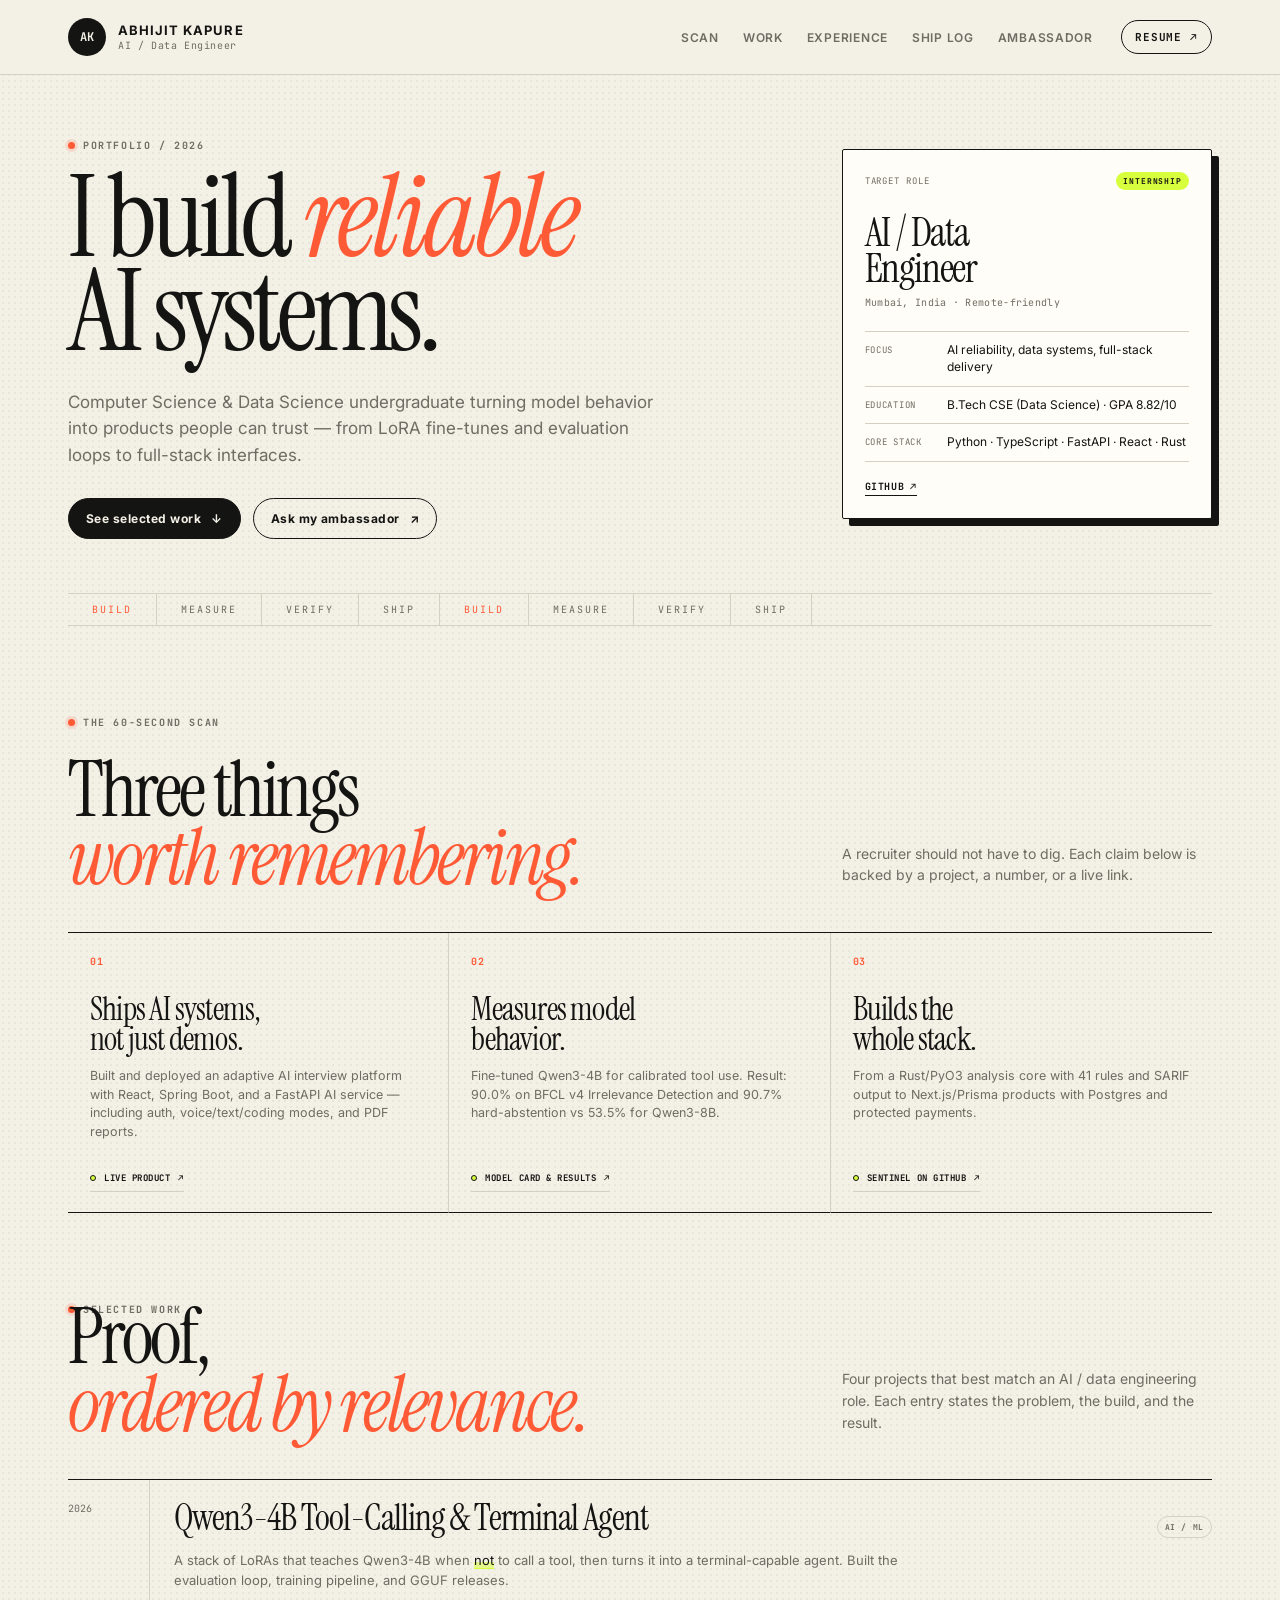
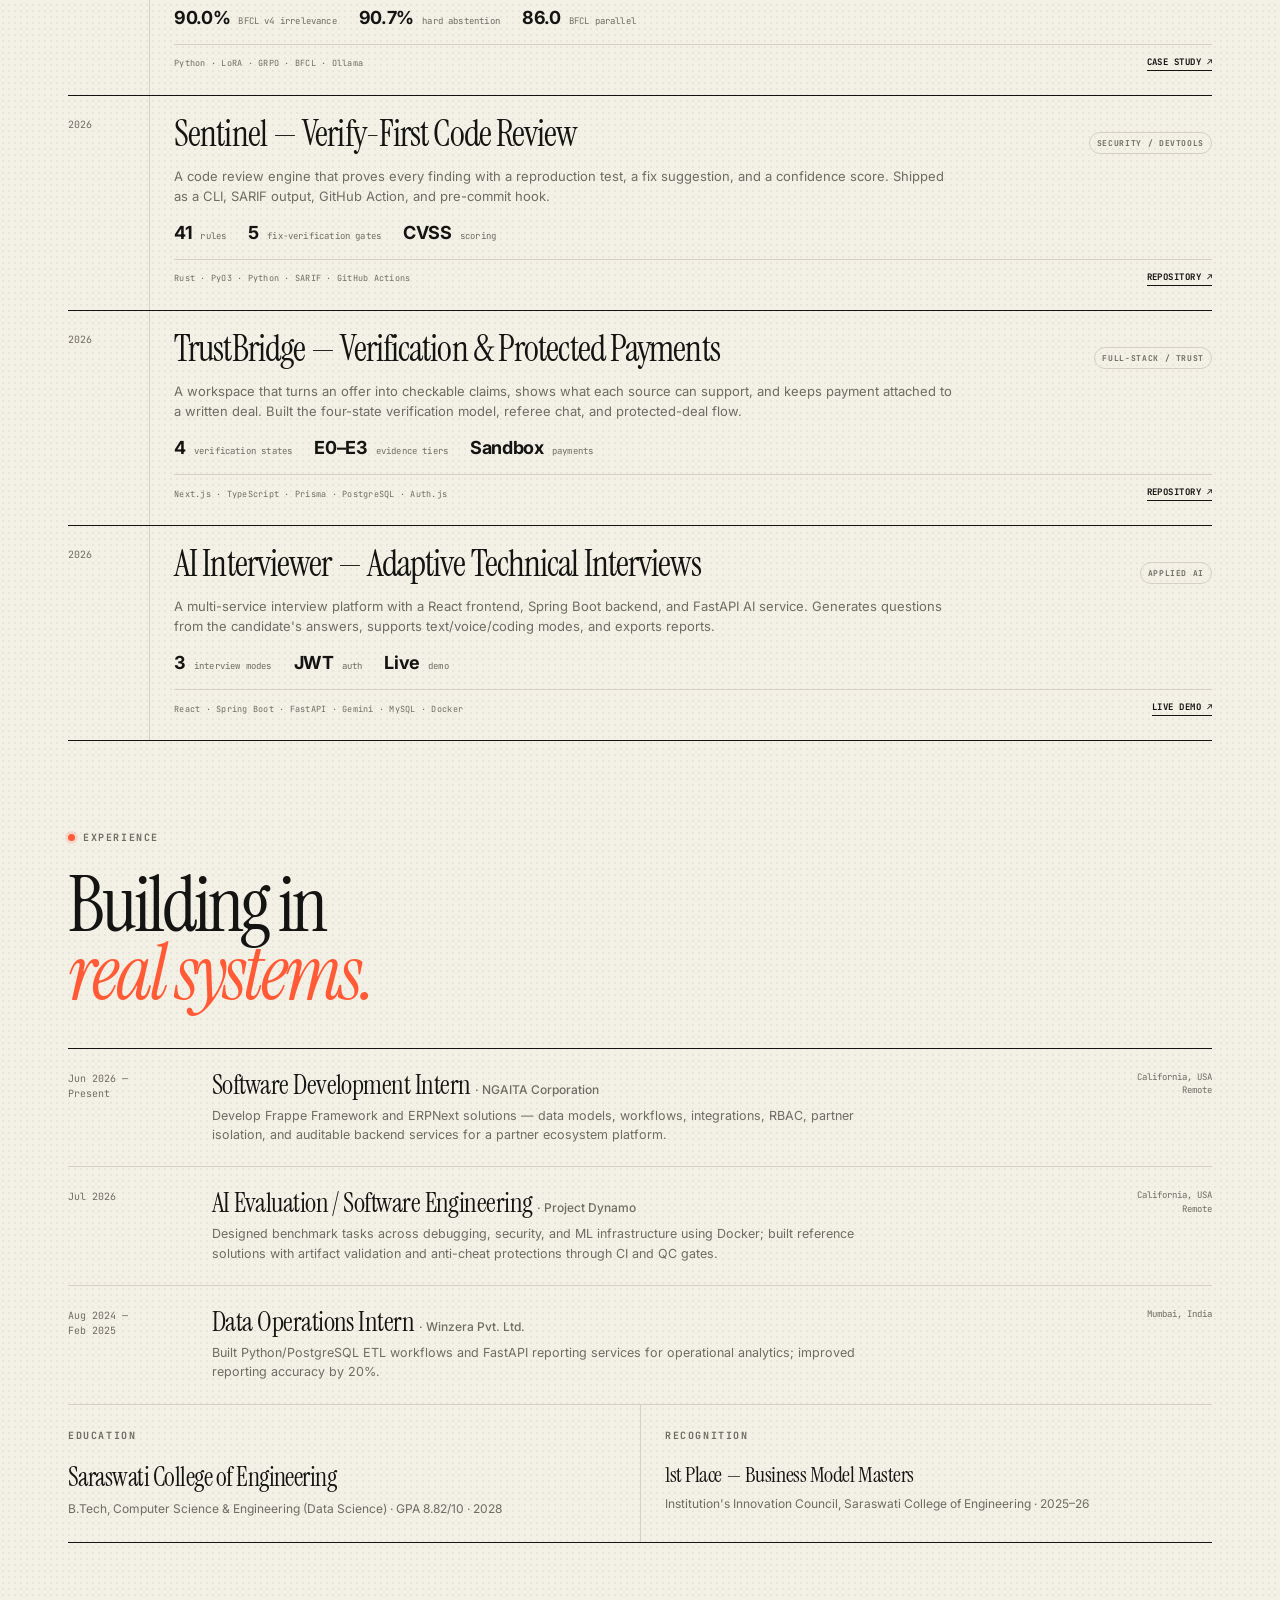
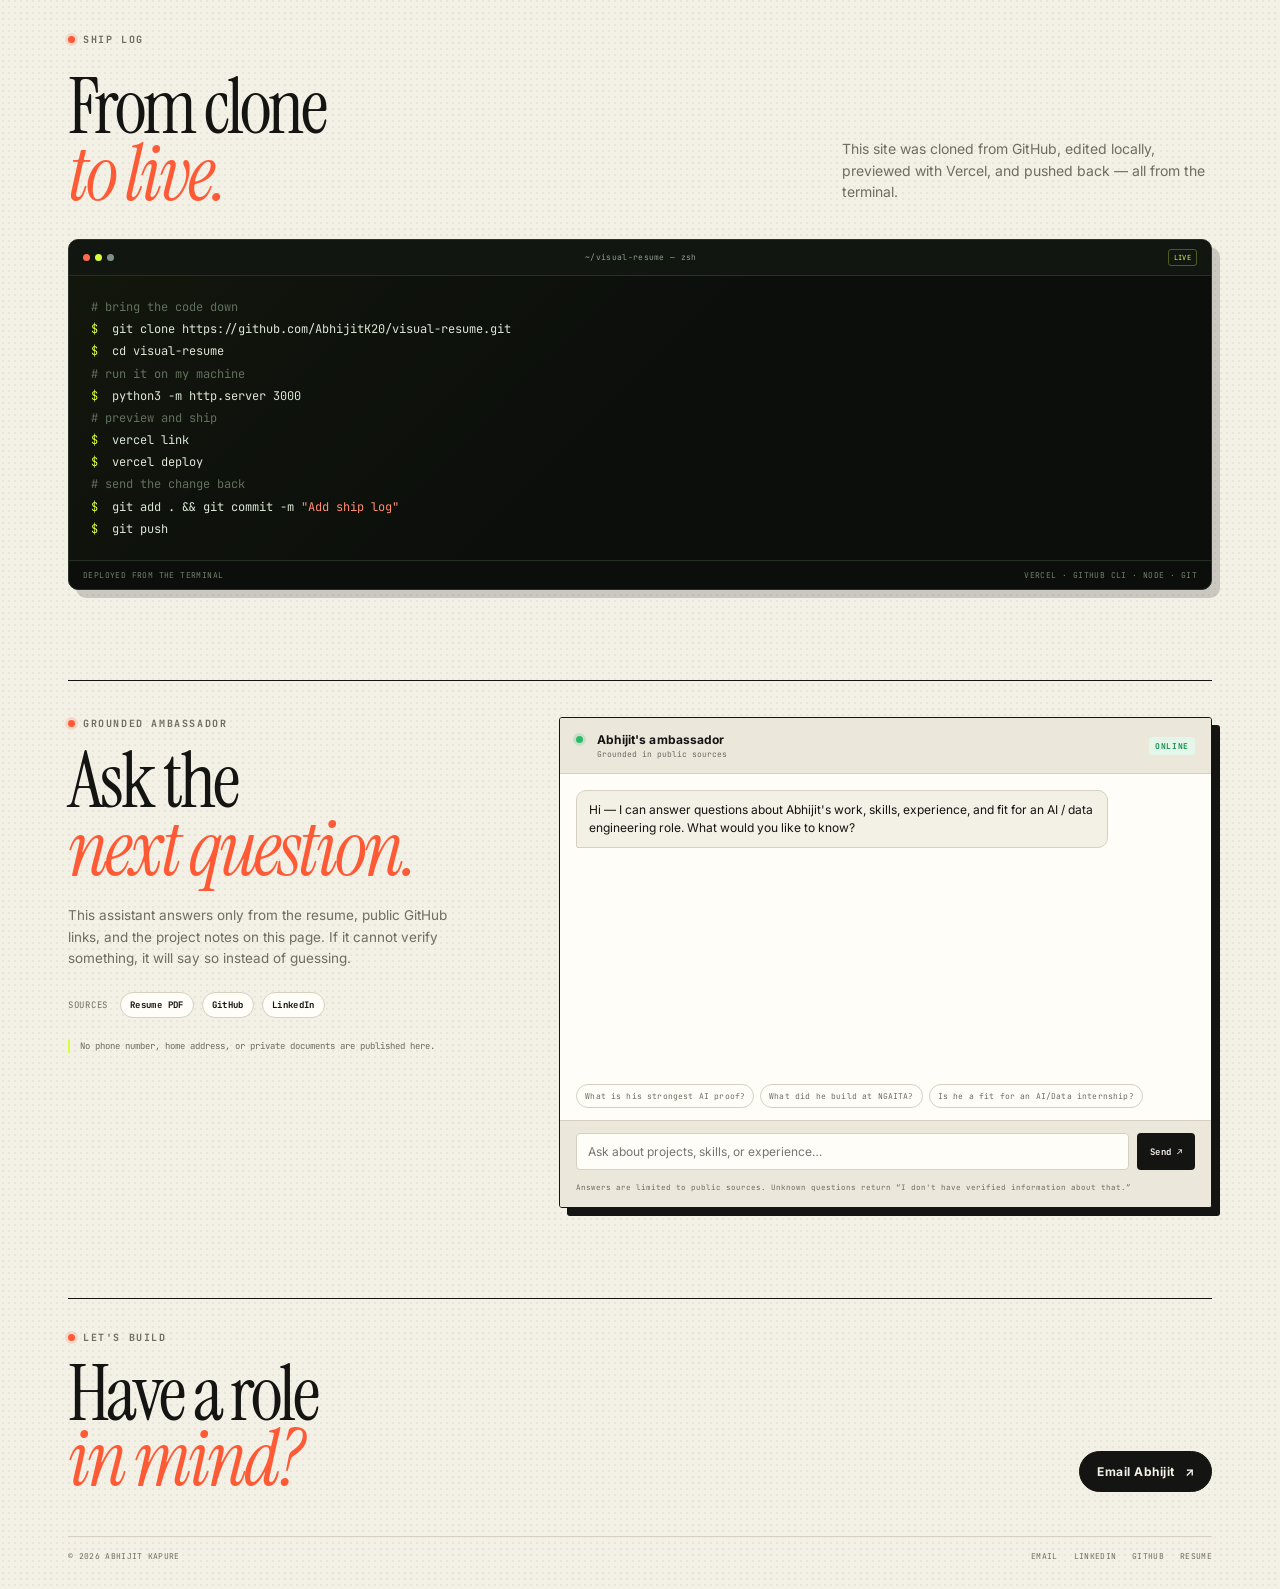
<file: index.html>
<!doctype html>
<html lang="en">
<head>
  <meta charset="utf-8">
  <meta name="viewport" content="width=device-width, initial-scale=1">
  <meta name="description" content="Abhijit Kapure — AI and data engineer building reliable AI systems, from model behavior to full-stack delivery.">
  <title>Abhijit Kapure — AI / Data Engineer</title>
  <link rel="preconnect" href="https://fonts.googleapis.com">
  <link rel="preconnect" href="https://fonts.gstatic.com" crossorigin>
  <link href="https://fonts.googleapis.com/css2?family=Instrument+Serif:ital@0;1&family=Inter:wght@400;500;600;700;800&family=JetBrains+Mono:wght@400;500;700&display=swap" rel="stylesheet">
  <link rel="icon" href="favicon.svg" type="image/svg+xml">
  <link rel="stylesheet" href="styles.css">
</head>
<body>
  <a class="skip" href="#main">Skip to content</a>
  <header class="site-head">
    <div class="head-inner">
      <a class="brand" href="#top" aria-label="Abhijit Kapure home">
        <span class="brand-mark">AK</span>
        <span class="brand-copy"><strong>Abhijit Kapure</strong><small>AI / Data Engineer</small></span>
      </a>
      <nav class="nav" aria-label="Primary">
        <a href="#scan">Scan</a>
        <a href="#work">Work</a>
        <a href="#experience">Experience</a>
        <a href="#shiplog">Ship log</a>
        <a href="#ambassador">Ambassador</a>
      </nav>
      <a class="head-cta" href="resume.pdf" target="_blank" rel="noopener">Resume <span aria-hidden="true">↗</span></a>
    </div>
  </header>

  <main id="main">
    <section class="hero" id="top">
      <div class="hero-grid">
        <div class="hero-main">
          <p class="eyebrow"><span class="dot"></span> Portfolio / 2026</p>
          <h1>I build <em>reliable</em><br>AI systems.</h1>
          <p class="hero-sub">Computer Science &amp; Data Science undergraduate turning model behavior into products people can trust — from LoRA fine-tunes and evaluation loops to full-stack interfaces.</p>
          <div class="hero-actions">
            <a class="btn btn-dark" href="#work">See selected work <span aria-hidden="true">↓</span></a>
            <a class="btn btn-ghost" href="#ambassador">Ask my ambassador <span aria-hidden="true">↗</span></a>
          </div>
        </div>
        <aside class="hero-card" aria-label="Quick facts">
          <div class="card-top"><span>Target role</span><span class="chip">Internship</span></div>
          <h2>AI / Data<br>Engineer</h2>
          <p class="hero-loc">Mumbai, India · Remote-friendly</p>
          <dl class="facts">
            <div><dt>Focus</dt><dd>AI reliability, data systems, full-stack delivery</dd></div>
            <div><dt>Education</dt><dd>B.Tech CSE (Data Science) · GPA 8.82/10</dd></div>
            <div><dt>Core stack</dt><dd>Python · TypeScript · FastAPI · React · Rust</dd></div>
          </dl>
          <a class="text-link" href="https://github.com/AbhijitK20" target="_blank" rel="noopener">GitHub <span aria-hidden="true">↗</span></a>
        </aside>
      </div>
      <div class="ticker" aria-hidden="true">
        <span>BUILD</span><span>MEASURE</span><span>VERIFY</span><span>SHIP</span><span>BUILD</span><span>MEASURE</span><span>VERIFY</span><span>SHIP</span>
      </div>
    </section>

    <section class="section scan" id="scan">
      <div class="section-head">
        <p class="eyebrow"><span class="dot"></span> The 60-second scan</p>
        <h2>Three things<br><em>worth remembering.</em></h2>
        <p class="section-intro">A recruiter should not have to dig. Each claim below is backed by a project, a number, or a live link.</p>
      </div>
      <div class="scan-grid">
        <article class="scan-card">
          <span class="num">01</span>
          <h3>Ships AI systems,<br>not just demos.</h3>
          <p>Built and deployed an adaptive AI interview platform with React, Spring Boot, and a FastAPI AI service — including auth, voice/text/coding modes, and PDF reports.</p>
          <a class="proof-link" href="https://ai-interviewer-rho-hazel.vercel.app" target="_blank" rel="noopener"><span class="proof-dot"></span> Live product <span aria-hidden="true">↗</span></a>
        </article>
        <article class="scan-card">
          <span class="num">02</span>
          <h3>Measures model<br>behavior.</h3>
          <p>Fine-tuned Qwen3-4B for calibrated tool use. Result: 90.0% on BFCL v4 Irrelevance Detection and 90.7% hard-abstention vs 53.5% for Qwen3-8B.</p>
          <a class="proof-link" href="https://github.com/AbhijitK20/qwen3-4b-tools-v1" target="_blank" rel="noopener"><span class="proof-dot"></span> Model card &amp; results <span aria-hidden="true">↗</span></a>
        </article>
        <article class="scan-card">
          <span class="num">03</span>
          <h3>Builds the<br>whole stack.</h3>
          <p>From a Rust/PyO3 analysis core with 41 rules and SARIF output to Next.js/Prisma products with Postgres and protected payments.</p>
          <a class="proof-link" href="https://github.com/AbhijitK20/sentinel" target="_blank" rel="noopener"><span class="proof-dot"></span> Sentinel on GitHub <span aria-hidden="true">↗</span></a>
        </article>
      </div>
    </section>

    <section class="section work" id="work">
      <div class="section-head work-head">
        <div>
          <p class="eyebrow"><span class="dot"></span> Selected work</p>
          <h2>Proof,<br><em>ordered by relevance.</em></h2>
        </div>
        <p class="section-intro">Four projects that best match an AI / data engineering role. Each entry states the problem, the build, and the result.</p>
      </div>
      <div class="work-list">
        <article class="work-row">
          <div class="work-year">2026</div>
          <div class="work-body">
            <div class="work-top"><h3>Qwen3-4B Tool-Calling &amp; Terminal Agent</h3><span class="tag">AI / ML</span></div>
            <p class="work-desc">A stack of LoRAs that teaches Qwen3-4B when <em>not</em> to call a tool, then turns it into a terminal-capable agent. Built the evaluation loop, training pipeline, and GGUF releases.</p>
            <ul class="metrics"><li><strong>90.0%</strong> BFCL v4 irrelevance</li><li><strong>90.7%</strong> hard abstention</li><li><strong>86.0</strong> BFCL parallel</li></ul>
            <div class="work-foot"><span class="stack">Python · LoRA · GRPO · BFCL · Ollama</span><a href="https://github.com/AbhijitK20/qwen3-4b-tools-v1" target="_blank" rel="noopener">Case study <span aria-hidden="true">↗</span></a></div>
          </div>
        </article>
        <article class="work-row">
          <div class="work-year">2026</div>
          <div class="work-body">
            <div class="work-top"><h3>Sentinel — Verify-First Code Review</h3><span class="tag">Security / DevTools</span></div>
            <p class="work-desc">A code review engine that proves every finding with a reproduction test, a fix suggestion, and a confidence score. Shipped as a CLI, SARIF output, GitHub Action, and pre-commit hook.</p>
            <ul class="metrics"><li><strong>41</strong> rules</li><li><strong>5</strong> fix-verification gates</li><li><strong>CVSS</strong> scoring</li></ul>
            <div class="work-foot"><span class="stack">Rust · PyO3 · Python · SARIF · GitHub Actions</span><a href="https://github.com/AbhijitK20/sentinel" target="_blank" rel="noopener">Repository <span aria-hidden="true">↗</span></a></div>
          </div>
        </article>
        <article class="work-row">
          <div class="work-year">2026</div>
          <div class="work-body">
            <div class="work-top"><h3>TrustBridge — Verification &amp; Protected Payments</h3><span class="tag">Full-stack / Trust</span></div>
            <p class="work-desc">A workspace that turns an offer into checkable claims, shows what each source can support, and keeps payment attached to a written deal. Built the four-state verification model, referee chat, and protected-deal flow.</p>
            <ul class="metrics"><li><strong>4</strong> verification states</li><li><strong>E0–E3</strong> evidence tiers</li><li><strong>Sandbox</strong> payments</li></ul>
            <div class="work-foot"><span class="stack">Next.js · TypeScript · Prisma · PostgreSQL · Auth.js</span><a href="https://github.com/AbhijitK20/trustbridge" target="_blank" rel="noopener">Repository <span aria-hidden="true">↗</span></a></div>
          </div>
        </article>
        <article class="work-row">
          <div class="work-year">2026</div>
          <div class="work-body">
            <div class="work-top"><h3>AI Interviewer — Adaptive Technical Interviews</h3><span class="tag">Applied AI</span></div>
            <p class="work-desc">A multi-service interview platform with a React frontend, Spring Boot backend, and FastAPI AI service. Generates questions from the candidate's answers, supports text/voice/coding modes, and exports reports.</p>
            <ul class="metrics"><li><strong>3</strong> interview modes</li><li><strong>JWT</strong> auth</li><li><strong>Live</strong> demo</li></ul>
            <div class="work-foot"><span class="stack">React · Spring Boot · FastAPI · Gemini · MySQL · Docker</span><a href="https://ai-interviewer-rho-hazel.vercel.app" target="_blank" rel="noopener">Live demo <span aria-hidden="true">↗</span></a></div>
          </div>
        </article>
      </div>
    </section>

    <section class="section experience" id="experience">
      <div class="section-head">
        <p class="eyebrow"><span class="dot"></span> Experience</p>
        <h2>Building in<br><em>real systems.</em></h2>
      </div>
      <div class="exp-list">
        <article class="exp-row">
          <div class="exp-when">Jun 2026 —<br>Present</div>
          <div class="exp-body"><h3>Software Development Intern <span>· NGAITA Corporation</span></h3><p>Develop Frappe Framework and ERPNext solutions — data models, workflows, integrations, RBAC, partner isolation, and auditable backend services for a partner ecosystem platform.</p></div>
          <div class="exp-place">California, USA<br>Remote</div>
        </article>
        <article class="exp-row">
          <div class="exp-when">Jul 2026</div>
          <div class="exp-body"><h3>AI Evaluation / Software Engineering <span>· Project Dynamo</span></h3><p>Designed benchmark tasks across debugging, security, and ML infrastructure using Docker; built reference solutions with artifact validation and anti-cheat protections through CI and QC gates.</p></div>
          <div class="exp-place">California, USA<br>Remote</div>
        </article>
        <article class="exp-row">
          <div class="exp-when">Aug 2024 —<br>Feb 2025</div>
          <div class="exp-body"><h3>Data Operations Intern <span>· Winzera Pvt. Ltd.</span></h3><p>Built Python/PostgreSQL ETL workflows and FastAPI reporting services for operational analytics; improved reporting accuracy by 20%.</p></div>
          <div class="exp-place">Mumbai, India</div>
        </article>
      </div>
      <div class="education">
        <div><span class="eyebrow">Education</span><h3>Saraswati College of Engineering</h3><p>B.Tech, Computer Science &amp; Engineering (Data Science) · GPA 8.82/10 · 2028</p></div>
        <div class="award"><span class="eyebrow">Recognition</span><h3>1st Place — Business Model Masters</h3><p>Institution's Innovation Council, Saraswati College of Engineering · 2025–26</p></div>
      </div>
    </section>

    <section class="section shiplog" id="shiplog">
      <div class="section-head">
        <p class="eyebrow"><span class="dot"></span> Ship log</p>
        <h2>From clone<br><em>to live.</em></h2>
        <p class="section-intro">This site was cloned from GitHub, edited locally, previewed with Vercel, and pushed back — all from the terminal.</p>
      </div>
      <div class="terminal-card">
        <div class="terminal-top"><span class="lights"><i></i><i></i><i></i></span><span>~/visual-resume — zsh</span><span class="terminal-live">LIVE</span></div>
        <pre><code><span class="t-comment"># bring the code down</span>
<span class="t-prompt">$</span> git clone https://github.com/AbhijitK20/visual-resume.git
<span class="t-prompt">$</span> cd visual-resume
<span class="t-comment"># run it on my machine</span>
<span class="t-prompt">$</span> python3 -m http.server 3000
<span class="t-comment"># preview and ship</span>
<span class="t-prompt">$</span> vercel link
<span class="t-prompt">$</span> vercel deploy
<span class="t-comment"># send the change back</span>
<span class="t-prompt">$</span> git add . && git commit -m <span class="t-str">"Add ship log"</span>
<span class="t-prompt">$</span> git push</code></pre>
        <div class="terminal-foot"><span>Deployed from the terminal</span><span>Vercel · GitHub CLI · Node · Git</span></div>
      </div>
    </section>

    <section class="section ambassador" id="ambassador">
      <div class="amb-grid">
        <div class="amb-copy">
          <p class="eyebrow"><span class="dot"></span> Grounded ambassador</p>
          <h2>Ask the<br><em>next question.</em></h2>
          <p>This assistant answers only from the resume, public GitHub links, and the project notes on this page. If it cannot verify something, it will say so instead of guessing.</p>
          <div class="source-list">
            <span class="source-label">Sources</span>
            <a href="resume.pdf" target="_blank" rel="noopener">Resume PDF</a>
            <a href="https://github.com/AbhijitK20" target="_blank" rel="noopener">GitHub</a>
            <a href="https://linkedin.com/in/abhijit-kapure-0a380b312" target="_blank" rel="noopener">LinkedIn</a>
          </div>
          <p class="fineprint">No phone number, home address, or private documents are published here.</p>
        </div>
        <div class="chat" role="region" aria-label="Grounded resume ambassador">
          <div class="chat-head"><div><span class="status-dot"></span><strong>Abhijit's ambassador</strong><small>Grounded in public sources</small></div><span class="chat-badge">ONLINE</span></div>
          <div class="chat-log" id="chat-log" aria-live="polite">
            <div class="msg bot"><div class="bubble">Hi — I can answer questions about Abhijit's work, skills, experience, and fit for an AI / data engineering role. What would you like to know?</div></div>
          </div>
          <div class="suggestions" id="suggestions">
            <button type="button">What is his strongest AI proof?</button>
            <button type="button">What did he build at NGAITA?</button>
            <button type="button">Is he a fit for an AI/Data internship?</button>
          </div>
          <form class="chat-form" id="chat-form">
            <label class="sr-only" for="chat-input">Ask a question</label>
            <input id="chat-input" type="text" placeholder="Ask about projects, skills, or experience…" autocomplete="off">
            <button type="submit" aria-label="Send question">Send <span aria-hidden="true">↗</span></button>
          </form>
          <p class="chat-note">Answers are limited to public sources. Unknown questions return “I don't have verified information about that.”</p>
        </div>
      </div>
    </section>
  </main>

  <footer class="site-foot">
    <div class="foot-top">
      <div><p class="eyebrow"><span class="dot"></span> Let's build</p><h2>Have a role<br><em>in mind?</em></h2></div>
      <a class="btn btn-dark" href="mailto:abhijitchandrakantkapure@gmail.com">Email Abhijit <span aria-hidden="true">↗</span></a>
    </div>
    <div class="foot-bottom">
      <span>© 2026 Abhijit Kapure</span>
      <div class="foot-links"><a href="mailto:abhijitchandrakantkapure@gmail.com">Email</a><a href="https://linkedin.com/in/abhijit-kapure-0a380b312" target="_blank" rel="noopener">LinkedIn</a><a href="https://github.com/AbhijitK20" target="_blank" rel="noopener">GitHub</a><a href="resume.pdf" target="_blank" rel="noopener">Resume</a></div>
    </div>
  </footer>

  <script src="app.js"></script>
</body>
</html>
</file>
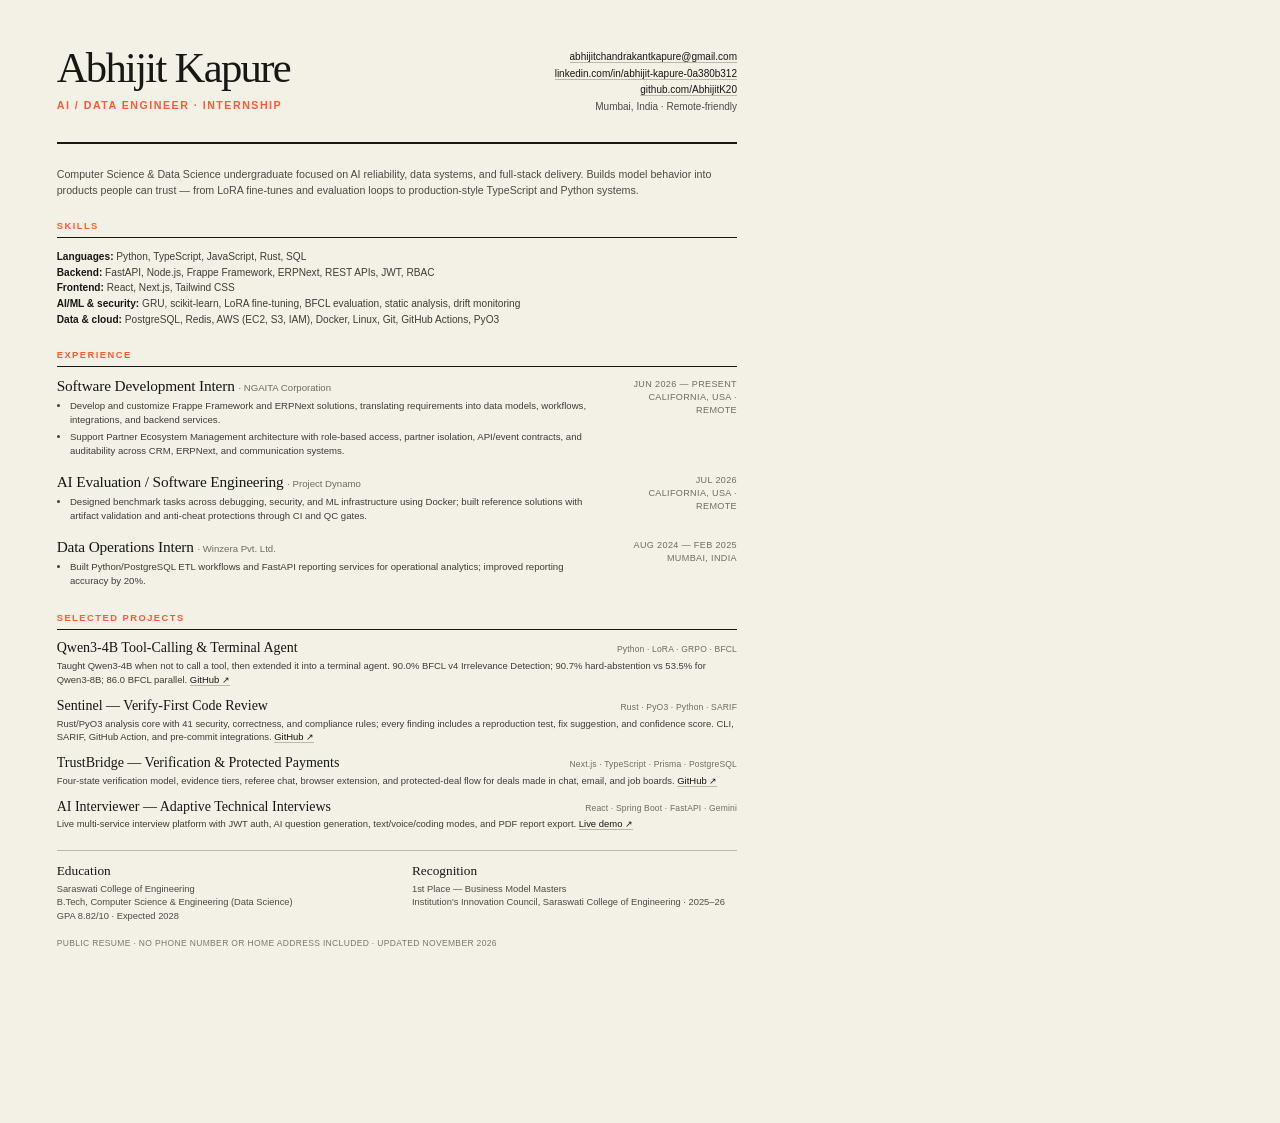
<file: resume.html>
<!doctype html>
<html lang="en">
<head>
<meta charset="utf-8">
<title>Abhijit Kapure — Resume</title>
<style>
  @page { size: A4; margin: 0; }
  * { box-sizing: border-box; margin: 0; padding: 0; }
  html, body { width: 210mm; min-height: 297mm; }
  body {
    font-family: Arial, Helvetica, sans-serif;
    color: #171714;
    background: #f3f0e6;
    padding: 13mm 15mm 11mm;
    -webkit-print-color-adjust: exact;
    print-color-adjust: exact;
  }
  .top { display: flex; justify-content: space-between; align-items: flex-start; border-bottom: 2px solid #171714; padding-bottom: 7mm; }
  .name { font-family: Georgia, "Times New Roman", serif; font-size: 32pt; line-height: .9; letter-spacing: -.04em; font-weight: 400; }
  .role { font-size: 8pt; font-weight: 700; letter-spacing: .14em; text-transform: uppercase; color: #ff5a36; margin-top: 3mm; }
  .contact { text-align: right; font-size: 7.5pt; line-height: 1.65; color: #4d4b44; }
  .contact a { color: #171714; text-decoration: none; border-bottom: .4pt solid #bdb7a8; }
  .summary { font-size: 8pt; line-height: 1.5; color: #4d4b44; margin: 6mm 0 0; max-width: 175mm; }
  .section { margin-top: 6mm; }
  .section-title { font-size: 7pt; font-weight: 700; letter-spacing: .16em; text-transform: uppercase; color: #ff5a36; border-bottom: .6pt solid #171714; padding-bottom: 1.5mm; margin-bottom: 3mm; }
  .skills { font-size: 7.6pt; line-height: 1.55; color: #3f3d37; }
  .skills b { color: #171714; }
  .job { display: grid; grid-template-columns: 1fr 32mm; gap: 4mm; margin-bottom: 3.5mm; }
  .job h3 { font-family: Georgia, "Times New Roman", serif; font-size: 11.5pt; line-height: 1; letter-spacing: -.01em; font-weight: 400; }
  .job h3 span { font-family: Arial, Helvetica, sans-serif; font-size: 7.2pt; font-weight: 400; color: #6f6c63; letter-spacing: 0; }
  .job .where { text-align: right; font-size: 6.8pt; line-height: 1.45; color: #6f6c63; text-transform: uppercase; letter-spacing: .04em; }
  .job ul { margin: 1.5mm 0 0 3.5mm; padding: 0; }
  .job li { font-size: 7.2pt; line-height: 1.45; color: #3f3d37; margin-bottom: .8mm; }
  .project { margin-bottom: 3.2mm; }
  .project-head { display: flex; justify-content: space-between; gap: 4mm; align-items: baseline; }
  .project h3 { font-family: Georgia, "Times New Roman", serif; font-size: 10.5pt; font-weight: 400; line-height: 1; }
  .project .stack { font-size: 6.4pt; color: #6f6c63; text-align: right; letter-spacing: .02em; }
  .project p { font-size: 7.1pt; line-height: 1.45; color: #3f3d37; margin-top: 1mm; }
  .project a { color: #171714; text-decoration: none; border-bottom: .4pt solid #bdb7a8; }
  .bottom { display: grid; grid-template-columns: 1fr 1fr; gap: 8mm; margin-top: 5mm; border-top: .6pt solid #bdb7a8; padding-top: 3.5mm; }
  .bottom h3 { font-family: Georgia, "Times New Roman", serif; font-size: 10pt; font-weight: 400; line-height: 1; }
  .bottom p { font-size: 7pt; line-height: 1.45; color: #4d4b44; margin-top: 1.4mm; }
  .foot { margin-top: 4mm; font-size: 6.4pt; color: #7b776c; letter-spacing: .04em; text-transform: uppercase; }
</style>
</head>
<body>
  <div class="top">
    <div><div class="name">Abhijit Kapure</div><div class="role">AI / Data Engineer · Internship</div></div>
    <div class="contact">
      <a href="mailto:abhijitchandrakantkapure@gmail.com">abhijitchandrakantkapure@gmail.com</a><br>
      <a href="https://linkedin.com/in/abhijit-kapure-0a380b312">linkedin.com/in/abhijit-kapure-0a380b312</a><br>
      <a href="https://github.com/AbhijitK20">github.com/AbhijitK20</a><br>
      Mumbai, India · Remote-friendly
    </div>
  </div>

  <p class="summary">Computer Science &amp; Data Science undergraduate focused on AI reliability, data systems, and full-stack delivery. Builds model behavior into products people can trust — from LoRA fine-tunes and evaluation loops to production-style TypeScript and Python systems.</p>

  <div class="section">
    <div class="section-title">Skills</div>
    <div class="skills">
      <b>Languages:</b> Python, TypeScript, JavaScript, Rust, SQL<br>
      <b>Backend:</b> FastAPI, Node.js, Frappe Framework, ERPNext, REST APIs, JWT, RBAC<br>
      <b>Frontend:</b> React, Next.js, Tailwind CSS<br>
      <b>AI/ML &amp; security:</b> GRU, scikit-learn, LoRA fine-tuning, BFCL evaluation, static analysis, drift monitoring<br>
      <b>Data &amp; cloud:</b> PostgreSQL, Redis, AWS (EC2, S3, IAM), Docker, Linux, Git, GitHub Actions, PyO3
    </div>
  </div>

  <div class="section">
    <div class="section-title">Experience</div>
    <div class="job">
      <div><h3>Software Development Intern <span>· NGAITA Corporation</span></h3><ul>
        <li>Develop and customize Frappe Framework and ERPNext solutions, translating requirements into data models, workflows, integrations, and backend services.</li>
        <li>Support Partner Ecosystem Management architecture with role-based access, partner isolation, API/event contracts, and auditability across CRM, ERPNext, and communication systems.</li>
      </ul></div>
      <div class="where">Jun 2026 — Present<br>California, USA · Remote</div>
    </div>
    <div class="job">
      <div><h3>AI Evaluation / Software Engineering <span>· Project Dynamo</span></h3><ul>
        <li>Designed benchmark tasks across debugging, security, and ML infrastructure using Docker; built reference solutions with artifact validation and anti-cheat protections through CI and QC gates.</li>
      </ul></div>
      <div class="where">Jul 2026<br>California, USA · Remote</div>
    </div>
    <div class="job">
      <div><h3>Data Operations Intern <span>· Winzera Pvt. Ltd.</span></h3><ul>
        <li>Built Python/PostgreSQL ETL workflows and FastAPI reporting services for operational analytics; improved reporting accuracy by 20%.</li>
      </ul></div>
      <div class="where">Aug 2024 — Feb 2025<br>Mumbai, India</div>
    </div>
  </div>

  <div class="section">
    <div class="section-title">Selected projects</div>
    <div class="project">
      <div class="project-head"><h3>Qwen3-4B Tool-Calling &amp; Terminal Agent</h3><div class="stack">Python · LoRA · GRPO · BFCL</div></div>
      <p>Taught Qwen3-4B when not to call a tool, then extended it into a terminal agent. 90.0% BFCL v4 Irrelevance Detection; 90.7% hard-abstention vs 53.5% for Qwen3-8B; 86.0 BFCL parallel. <a href="https://github.com/AbhijitK20/qwen3-4b-tools-v1">GitHub ↗</a></p>
    </div>
    <div class="project">
      <div class="project-head"><h3>Sentinel — Verify-First Code Review</h3><div class="stack">Rust · PyO3 · Python · SARIF</div></div>
      <p>Rust/PyO3 analysis core with 41 security, correctness, and compliance rules; every finding includes a reproduction test, fix suggestion, and confidence score. CLI, SARIF, GitHub Action, and pre-commit integrations. <a href="https://github.com/AbhijitK20/sentinel">GitHub ↗</a></p>
    </div>
    <div class="project">
      <div class="project-head"><h3>TrustBridge — Verification &amp; Protected Payments</h3><div class="stack">Next.js · TypeScript · Prisma · PostgreSQL</div></div>
      <p>Four-state verification model, evidence tiers, referee chat, browser extension, and protected-deal flow for deals made in chat, email, and job boards. <a href="https://github.com/AbhijitK20/trustbridge">GitHub ↗</a></p>
    </div>
    <div class="project">
      <div class="project-head"><h3>AI Interviewer — Adaptive Technical Interviews</h3><div class="stack">React · Spring Boot · FastAPI · Gemini</div></div>
      <p>Live multi-service interview platform with JWT auth, AI question generation, text/voice/coding modes, and PDF report export. <a href="https://ai-interviewer-rho-hazel.vercel.app">Live demo ↗</a></p>
    </div>
  </div>

  <div class="bottom">
    <div><h3>Education</h3><p>Saraswati College of Engineering<br>B.Tech, Computer Science &amp; Engineering (Data Science)<br>GPA 8.82/10 · Expected 2028</p></div>
    <div><h3>Recognition</h3><p>1st Place — Business Model Masters<br>Institution's Innovation Council, Saraswati College of Engineering · 2025–26</p></div>
  </div>
  <div class="foot">Public resume · No phone number or home address included · Updated November 2026</div>
</body>
</html>
</file>
<file: styles.css>
:root{
  --paper:#f3f0e6;
  --paper-2:#ebe7db;
  --ink:#141412;
  --muted:#6f6c63;
  --line:#d5d0c2;
  --orange:#ff5a36;
  --acid:#d8ff3e;
  --white:#fffdf7;
  --max:1200px;
  --display:"Instrument Serif", Georgia, serif;
  --sans:"Inter", system-ui, -apple-system, sans-serif;
  --mono:"JetBrains Mono", ui-monospace, monospace;
}
*{box-sizing:border-box}
html{scroll-behavior:smooth}
body{
  margin:0;background:var(--paper);color:var(--ink);font-family:var(--sans);
  -webkit-font-smoothing:antialiased;
  background-image:radial-gradient(rgba(20,20,18,.055) .7px,transparent .8px);
  background-size:6px 6px;
}
a{color:inherit;text-decoration:none}
button,input{font:inherit}
button{cursor:pointer}
::selection{background:var(--acid);color:var(--ink)}
.skip{position:absolute;left:-9999px;top:0;background:var(--ink);color:var(--paper);padding:12px 16px;z-index:100}
.skip:focus{left:12px;top:12px}
.sr-only{position:absolute;width:1px;height:1px;overflow:hidden;clip:rect(0 0 0 0);white-space:nowrap}

.site-head{position:relative;z-index:10;border-bottom:1px solid var(--line);background:rgba(243,240,230,.9);backdrop-filter:blur(12px)}
.head-inner{max-width:var(--max);margin:0 auto;padding:18px 28px;display:flex;align-items:center;gap:28px}
.brand{display:flex;align-items:center;gap:12px;margin-right:auto}
.brand-mark{width:38px;height:38px;border-radius:50%;background:var(--ink);color:var(--paper);display:grid;place-items:center;font-family:var(--mono);font-size:12px;font-weight:700;letter-spacing:.04em}
.brand-copy{display:flex;flex-direction:column;line-height:1.1}
.brand-copy strong{font-size:13px;letter-spacing:.08em;text-transform:uppercase}
.brand-copy small{font-family:var(--mono);font-size:10px;color:var(--muted);margin-top:3px;letter-spacing:.06em}
.nav{display:flex;gap:24px;font-size:12px;font-weight:600;letter-spacing:.06em;text-transform:uppercase}
.nav a{position:relative;padding:4px 0;color:var(--muted)}
.nav a:after{content:"";position:absolute;left:0;right:0;bottom:0;height:1px;background:var(--ink);transform:scaleX(0);transform-origin:left;transition:transform .25s}
.nav a:hover{color:var(--ink)}.nav a:hover:after{transform:scaleX(1)}
.head-cta{font-family:var(--mono);font-size:11px;font-weight:700;letter-spacing:.08em;text-transform:uppercase;border:1px solid var(--ink);padding:9px 13px;border-radius:100px;transition:background .2s,color .2s}
.head-cta:hover{background:var(--ink);color:var(--paper)}

.hero{max-width:var(--max);margin:0 auto;padding:64px 28px 0}
.hero-grid{display:grid;grid-template-columns:1.55fr .8fr;gap:56px;align-items:start}
.eyebrow{font-family:var(--mono);font-size:10px;font-weight:700;letter-spacing:.16em;text-transform:uppercase;color:var(--muted);display:flex;align-items:center;gap:8px;margin:0 0 18px}
.dot{width:7px;height:7px;border-radius:50%;background:var(--orange);display:inline-block;box-shadow:0 0 0 3px rgba(255,90,54,.15)}
.hero h1{font-family:var(--display);font-weight:400;font-size:clamp(64px,9vw,132px);line-height:.82;letter-spacing:-.045em;margin:0}
.hero h1 em{font-style:italic;color:var(--orange)}
.hero-sub{max-width:600px;font-size:17px;line-height:1.55;color:var(--muted);margin:30px 0 0}
.hero-actions{display:flex;gap:12px;flex-wrap:wrap;margin-top:30px}
.btn{display:inline-flex;align-items:center;gap:10px;padding:12px 17px;border-radius:100px;font-size:12px;font-weight:700;letter-spacing:.04em;border:1px solid var(--ink);transition:transform .2s,background .2s,color .2s}
.btn:hover{transform:translateY(-2px)}
.btn-dark{background:var(--ink);color:var(--paper)}
.btn-dark:hover{background:var(--orange);border-color:var(--orange);color:var(--ink)}
.btn-ghost{background:transparent;color:var(--ink)}
.btn-ghost:hover{background:var(--white)}
.hero-card{background:var(--white);border:1px solid var(--ink);border-radius:2px;padding:22px;box-shadow:7px 7px 0 var(--ink);margin-top:10px}
.card-top{display:flex;justify-content:space-between;align-items:center;font-family:var(--mono);font-size:9px;letter-spacing:.1em;text-transform:uppercase;color:var(--muted)}
.chip{background:var(--acid);color:var(--ink);padding:4px 7px;border-radius:100px;font-weight:700;font-size:8px}
.hero-card h2{font-family:var(--display);font-weight:400;font-size:40px;line-height:.9;letter-spacing:-.03em;margin:24px 0 10px}
.hero-loc{font-family:var(--mono);font-size:10px;color:var(--muted);letter-spacing:.03em;margin:0 0 22px}
.facts{margin:0;border-top:1px solid var(--line)}
.facts div{display:grid;grid-template-columns:72px 1fr;gap:10px;padding:10px 0;border-bottom:1px solid var(--line)}
.facts dt{font-family:var(--mono);font-size:9px;letter-spacing:.08em;text-transform:uppercase;color:var(--muted);padding-top:2px}
.facts dd{margin:0;font-size:12px;line-height:1.4}
.text-link{display:inline-flex;gap:6px;margin-top:18px;font-family:var(--mono);font-size:10px;font-weight:700;letter-spacing:.06em;text-transform:uppercase;border-bottom:1px solid var(--ink);padding-bottom:2px}
.ticker{display:flex;gap:0;overflow:hidden;border-top:1px solid var(--line);border-bottom:1px solid var(--line);margin-top:54px;font-family:var(--mono);font-size:10px;letter-spacing:.2em;color:var(--muted);white-space:nowrap}
.ticker span{padding:9px 24px;border-right:1px solid var(--line)}
.ticker span:nth-child(4n+1){color:var(--orange)}

.section{max-width:var(--max);margin:0 auto;padding:90px 28px 0}
.section-head{display:grid;grid-template-columns:1.1fr .7fr;gap:40px;align-items:end;margin-bottom:40px}
.section-head .eyebrow{grid-column:1/-1;margin-bottom:-12px}
.section h2{font-family:var(--display);font-weight:400;font-size:clamp(46px,6vw,84px);line-height:.88;letter-spacing:-.04em;margin:0}
.section h2 em{font-style:italic;color:var(--orange)}
.section-intro{font-size:14px;line-height:1.55;color:var(--muted);max-width:370px;margin:0 0 6px;justify-self:end}
.scan-grid{display:grid;grid-template-columns:repeat(3,1fr);border-top:1px solid var(--ink)}
.scan-card{padding:22px 22px 20px;border-right:1px solid var(--line);border-bottom:1px solid var(--ink);display:flex;flex-direction:column;min-height:280px}
.scan-card:last-child{border-right:0}
.num{font-family:var(--mono);font-size:10px;font-weight:700;color:var(--orange);letter-spacing:.08em}
.scan-card h3{font-family:var(--display);font-weight:400;font-size:32px;line-height:.95;letter-spacing:-.025em;margin:26px 0 12px}
.scan-card p{font-size:12.5px;line-height:1.5;color:var(--muted);margin:0 0 24px}
.proof-link{margin-top:auto;display:inline-flex;align-items:center;gap:8px;font-family:var(--mono);font-size:9px;font-weight:700;letter-spacing:.06em;text-transform:uppercase;border-bottom:1px solid var(--line);padding-bottom:7px;align-self:flex-start}
.proof-link:hover{border-color:var(--ink)}
.proof-dot{width:6px;height:6px;border-radius:50%;background:var(--acid);border:1px solid var(--ink)}

.work-head{grid-template-columns:1fr .7fr}
.work-list{border-top:1px solid var(--ink)}
.work-row{display:grid;grid-template-columns:82px 1fr;border-bottom:1px solid var(--ink)}
.work-year{font-family:var(--mono);font-size:10px;color:var(--muted);padding-top:22px;border-right:1px solid var(--line)}
.work-body{padding:20px 0 24px 24px}
.work-top{display:flex;justify-content:space-between;gap:20px;align-items:baseline}
.work-top h3{font-family:var(--display);font-weight:400;font-size:clamp(26px,3vw,36px);letter-spacing:-.025em;line-height:1;margin:0}
.tag{font-family:var(--mono);font-size:8px;font-weight:700;letter-spacing:.08em;text-transform:uppercase;color:var(--muted);white-space:nowrap;border:1px solid var(--line);padding:5px 7px;border-radius:100px}
.work-desc{font-size:13px;line-height:1.55;color:var(--muted);max-width:780px;margin:12px 0 16px}
.work-desc em{font-style:normal;color:var(--ink);border-bottom:1px solid var(--acid);background:linear-gradient(transparent 65%,rgba(216,255,62,.55) 65%)}
.metrics{display:flex;flex-wrap:wrap;gap:22px;list-style:none;padding:0;margin:0 0 16px;font-family:var(--mono);font-size:9px;letter-spacing:.02em;color:var(--muted)}
.metrics strong{font-family:var(--sans);font-size:18px;letter-spacing:-.02em;color:var(--ink);margin-right:3px}
.work-foot{display:flex;justify-content:space-between;align-items:center;gap:20px;border-top:1px solid var(--line);padding-top:11px}
.stack{font-family:var(--mono);font-size:8.5px;letter-spacing:.03em;color:var(--muted)}
.work-foot a{font-family:var(--mono);font-size:9px;font-weight:700;letter-spacing:.05em;text-transform:uppercase;white-space:nowrap;border-bottom:1px solid var(--ink);padding-bottom:2px}

.exp-list{border-top:1px solid var(--ink)}
.exp-row{display:grid;grid-template-columns:120px 1fr 150px;gap:24px;padding:22px 0;border-bottom:1px solid var(--line)}
.exp-when{font-family:var(--mono);font-size:10px;line-height:1.5;color:var(--muted)}
.exp-body h3{font-family:var(--display);font-weight:400;font-size:27px;line-height:1;letter-spacing:-.02em;margin:0 0 8px}
.exp-body h3 span{font-family:var(--sans);font-size:12px;font-weight:500;color:var(--muted);letter-spacing:0}
.exp-body p{font-size:12.5px;line-height:1.55;color:var(--muted);margin:0;max-width:650px}
.exp-place{font-family:var(--mono);font-size:9px;line-height:1.5;color:var(--muted);text-align:right}
.education{display:grid;grid-template-columns:1fr 1fr;gap:0;border-bottom:1px solid var(--ink)}
.education>div{padding:24px 0}.education>div+div{border-left:1px solid var(--line);padding-left:24px}
.education h3{font-family:var(--display);font-weight:400;font-size:26px;letter-spacing:-.02em;margin:0 0 6px}
.education p{font-size:12px;line-height:1.5;color:var(--muted);margin:0}
.award h3{font-size:22px}

.shiplog .section-head{margin-bottom:30px}
.terminal-card{background:#0b0e0b;border:1px solid #2a3227;border-radius:10px;overflow:hidden;box-shadow:8px 8px 0 rgba(20,20,18,.18)}
.terminal-top{display:flex;align-items:center;justify-content:space-between;gap:14px;padding:9px 14px;border-bottom:1px solid #263024;background:#111611;color:#8e9d8b;font-family:var(--mono);font-size:8px;letter-spacing:.04em}
.lights{display:flex;gap:5px}.lights i{width:7px;height:7px;border-radius:50%;background:#3b4638;display:block}.lights i:first-child{background:#ff6b4a}.lights i:nth-child(2){background:#d8ff3e}.lights i:nth-child(3){background:#7f9188}
.terminal-live{color:#d8ff3e;border:1px solid rgba(216,255,62,.3);padding:3px 5px;border-radius:3px;font-size:7px}
.terminal-card pre{margin:0;padding:20px 22px;overflow:auto;font-family:var(--mono);font-size:12px;line-height:1.85;color:#dbe6d7;background:linear-gradient(135deg,rgba(216,255,62,.035),transparent 50%)}
.terminal-card code{font-family:inherit}
.t-prompt{color:#d8ff3e;margin-right:7px}.t-comment{color:#62705e}.t-str{color:#ff8d72}
.terminal-foot{display:flex;justify-content:space-between;gap:12px;padding:9px 14px;border-top:1px solid #263024;font-family:var(--mono);font-size:8px;color:#72816c;text-transform:uppercase;letter-spacing:.05em}
.ambassador{padding-bottom:0}
.amb-grid{display:grid;grid-template-columns:.8fr 1.2fr;gap:56px;align-items:start;border-top:1px solid var(--ink);padding-top:36px}
.amb-copy p:not(.eyebrow){font-size:13.5px;line-height:1.6;color:var(--muted);max-width:390px;margin:22px 0}
.source-list{display:flex;flex-wrap:wrap;gap:8px;align-items:center;margin-top:22px}
.source-label{font-family:var(--mono);font-size:9px;letter-spacing:.08em;text-transform:uppercase;color:var(--muted);margin-right:4px}
.source-list a{font-family:var(--mono);font-size:9px;font-weight:700;letter-spacing:.04em;border:1px solid var(--line);border-radius:100px;padding:6px 9px;background:var(--white)}
.source-list a:hover{border-color:var(--ink)}
.fineprint{font-family:var(--mono);font-size:9px!important;line-height:1.5!important;color:var(--muted);border-left:2px solid var(--acid);padding-left:10px;margin-top:22px!important}
.chat{background:var(--white);border:1px solid var(--ink);border-radius:3px;box-shadow:8px 8px 0 var(--ink);overflow:hidden}
.chat-head{display:flex;justify-content:space-between;align-items:center;padding:14px 16px;border-bottom:1px solid var(--line);background:var(--paper-2)}
.chat-head>div{display:grid;grid-template-columns:14px auto;column-gap:7px;align-items:center}
.chat-head strong{font-size:12px;letter-spacing:.01em}
.chat-head small{grid-column:2;font-family:var(--mono);font-size:8px;color:var(--muted);margin-top:2px}
.status-dot{width:7px;height:7px;border-radius:50%;background:#2dbb6a;box-shadow:0 0 0 3px rgba(45,187,106,.18)}
.chat-badge{font-family:var(--mono);font-size:8px;font-weight:700;letter-spacing:.08em;color:#1b8f51;background:#e4f6e9;padding:4px 6px;border-radius:3px}
.chat-log{height:300px;overflow:auto;padding:16px 16px 4px;display:flex;flex-direction:column;gap:10px;background:linear-gradient(var(--white),var(--white)) padding-box}
.msg{display:flex}.msg.user{justify-content:flex-end}
.bubble{max-width:86%;font-size:12px;line-height:1.5;padding:10px 12px;border-radius:10px;border:1px solid var(--line);background:var(--paper)}
.msg.user .bubble{background:var(--ink);color:var(--paper);border-color:var(--ink);border-bottom-right-radius:2px}
.msg.bot .bubble{border-bottom-left-radius:2px}
.sources{display:flex;flex-wrap:wrap;gap:4px;margin-top:7px}
.sources span{font-family:var(--mono);font-size:7.5px;letter-spacing:.05em;text-transform:uppercase;border:1px solid var(--line);background:var(--white);padding:3px 5px;border-radius:3px;color:var(--muted)}
.suggestions{display:flex;gap:6px;flex-wrap:wrap;padding:10px 16px 0}
.suggestions button{font-family:var(--mono);font-size:8px;letter-spacing:.02em;background:transparent;border:1px solid var(--line);padding:6px 8px;border-radius:100px;color:var(--muted);text-align:left}
.suggestions button:hover{border-color:var(--ink);color:var(--ink);background:var(--paper)}
.chat-form{display:flex;gap:8px;padding:12px 16px;border-top:1px solid var(--line);margin-top:12px;background:var(--paper-2)}
.chat-form input{flex:1;min-width:0;border:1px solid var(--line);background:var(--white);padding:10px 11px;font-size:12px;outline:none;border-radius:4px}
.chat-form input:focus{border-color:var(--ink);box-shadow:0 0 0 2px rgba(20,20,18,.08)}
.chat-form button{background:var(--ink);color:var(--paper);border:0;border-radius:4px;padding:0 13px;font-family:var(--mono);font-size:9px;font-weight:700;letter-spacing:.05em;display:flex;align-items:center;gap:5px}
.chat-form button:hover{background:var(--orange);color:var(--ink)}
.chat-note{font-family:var(--mono);font-size:7.5px;line-height:1.45;color:var(--muted);margin:0;padding:0 16px 14px;background:var(--paper-2)}

.site-foot{max-width:var(--max);margin:90px auto 0;padding:0 28px 28px}
.foot-top{display:flex;justify-content:space-between;align-items:end;gap:30px;border-top:1px solid var(--ink);padding-top:32px}
.foot-top h2{font-family:var(--display);font-weight:400;font-size:clamp(46px,6vw,78px);line-height:.85;letter-spacing:-.04em;margin:0}
.foot-top h2 em{font-style:italic;color:var(--orange)}
.foot-bottom{display:flex;justify-content:space-between;gap:20px;border-top:1px solid var(--line);margin-top:44px;padding-top:14px;font-family:var(--mono);font-size:8px;letter-spacing:.04em;color:var(--muted);text-transform:uppercase}
.foot-links{display:flex;gap:16px}.foot-links a:hover{color:var(--ink)}

@media (max-width:900px){
  .nav{display:none}
  .hero-grid,.section-head,.work-head,.amb-grid{grid-template-columns:1fr;gap:26px}
  .section-head .eyebrow{grid-column:auto;margin-bottom:0}
  .section-intro{justify-self:start}
  .hero-card{max-width:520px}
  .scan-grid{grid-template-columns:1fr}
  .scan-card{border-right:0;min-height:0}
  .work-row{grid-template-columns:52px 1fr}
  .work-body{padding-left:16px}
  .exp-row{grid-template-columns:90px 1fr}
  .exp-place{display:none}
  .education{grid-template-columns:1fr}
  .education>div+div{border-left:0;border-top:1px solid var(--line);padding-left:0}
  .chat{max-width:640px}
}
@media (max-width:560px){
  .head-inner{padding:14px 18px;gap:12px}
  .brand-copy small{display:none}
  .head-cta{font-size:9px;padding:8px 10px}
  .hero,.section,.site-foot{padding-left:18px;padding-right:18px}
  .hero{padding-top:40px}
  .hero h1{font-size:64px}
  .hero-sub{font-size:15px}
  .hero-card{box-shadow:5px 5px 0 var(--ink)}
  .section{padding-top:64px}
  .section h2{font-size:50px}
  .work-top{flex-direction:column;gap:8px}
  .work-desc{font-size:12px}
  .metrics{gap:14px}
  .work-foot{flex-direction:column;align-items:flex-start;gap:8px}
  .stack{line-height:1.5}
  .foot-top{flex-direction:column;align-items:flex-start}
  .foot-bottom{flex-direction:column;gap:10px}
}
@media (prefers-reduced-motion:reduce){*{scroll-behavior:auto!important;transition:none!important;animation:none!important}}
</file>
